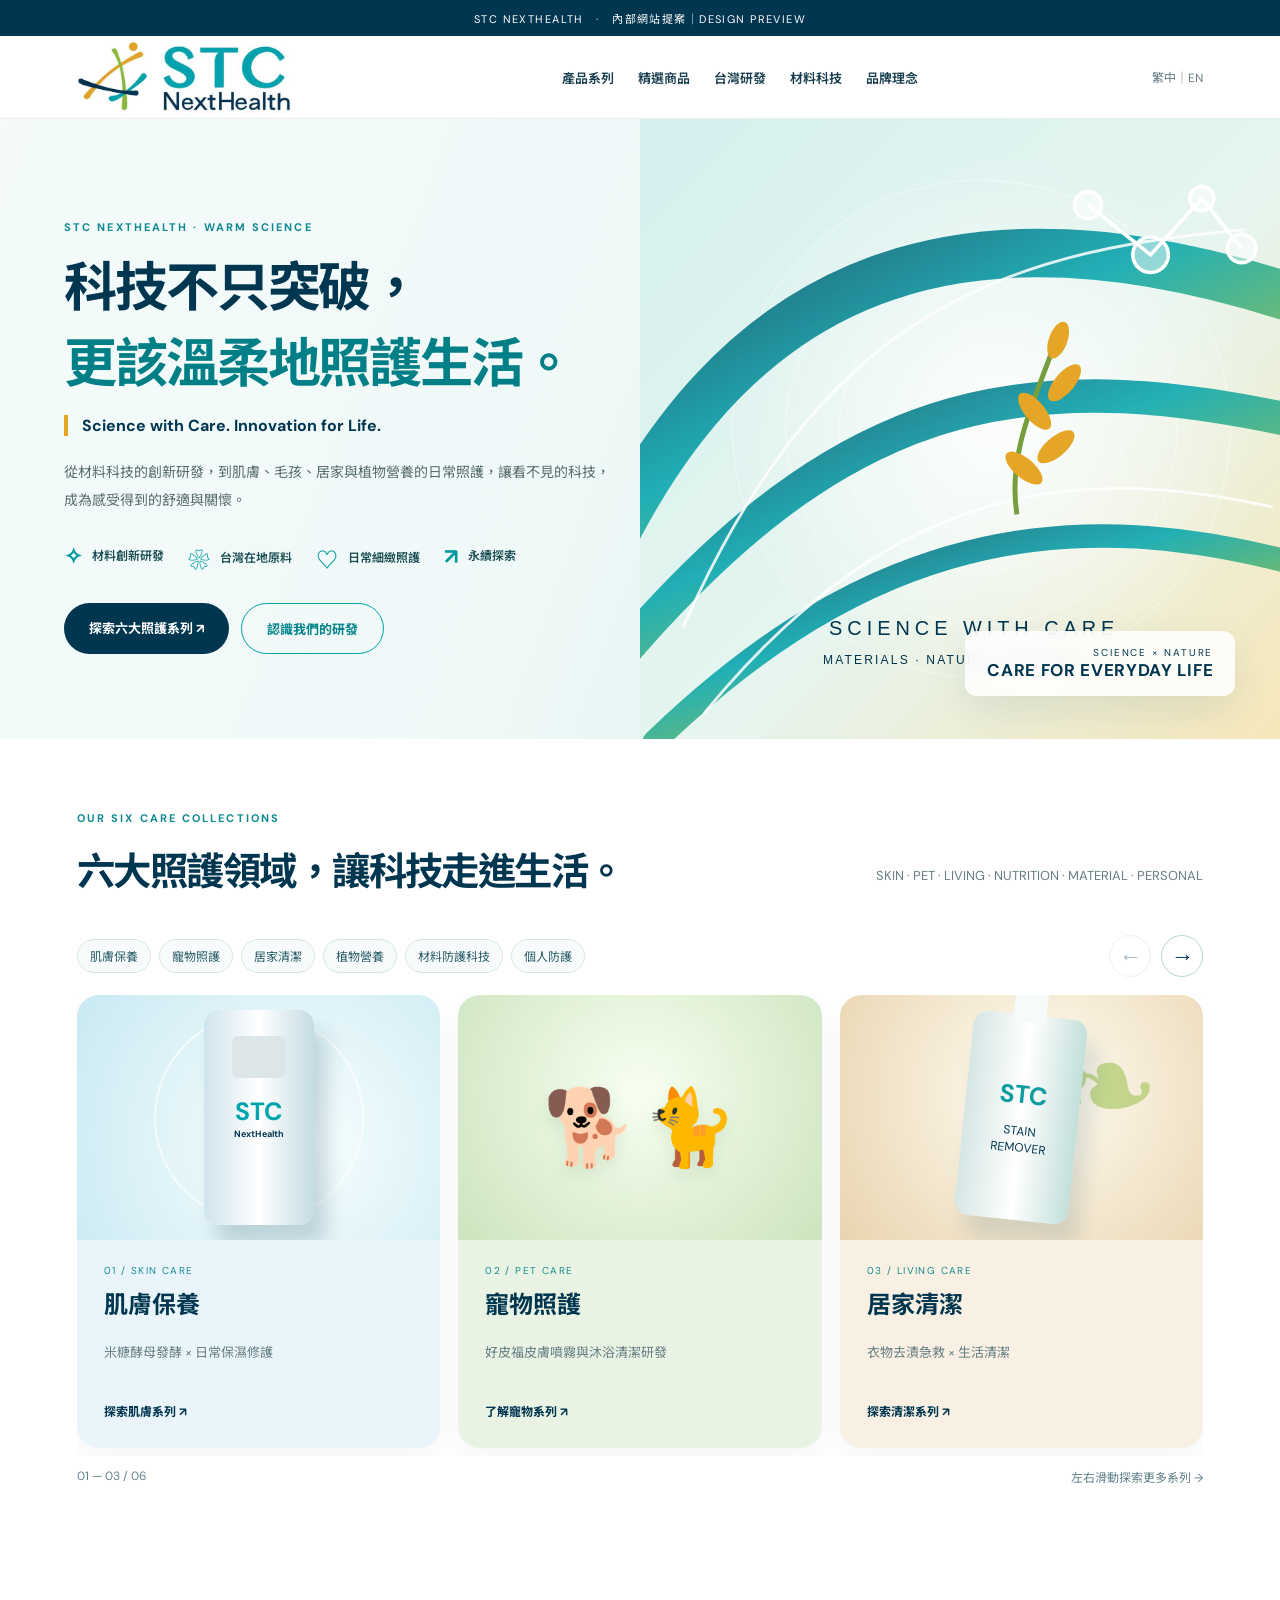
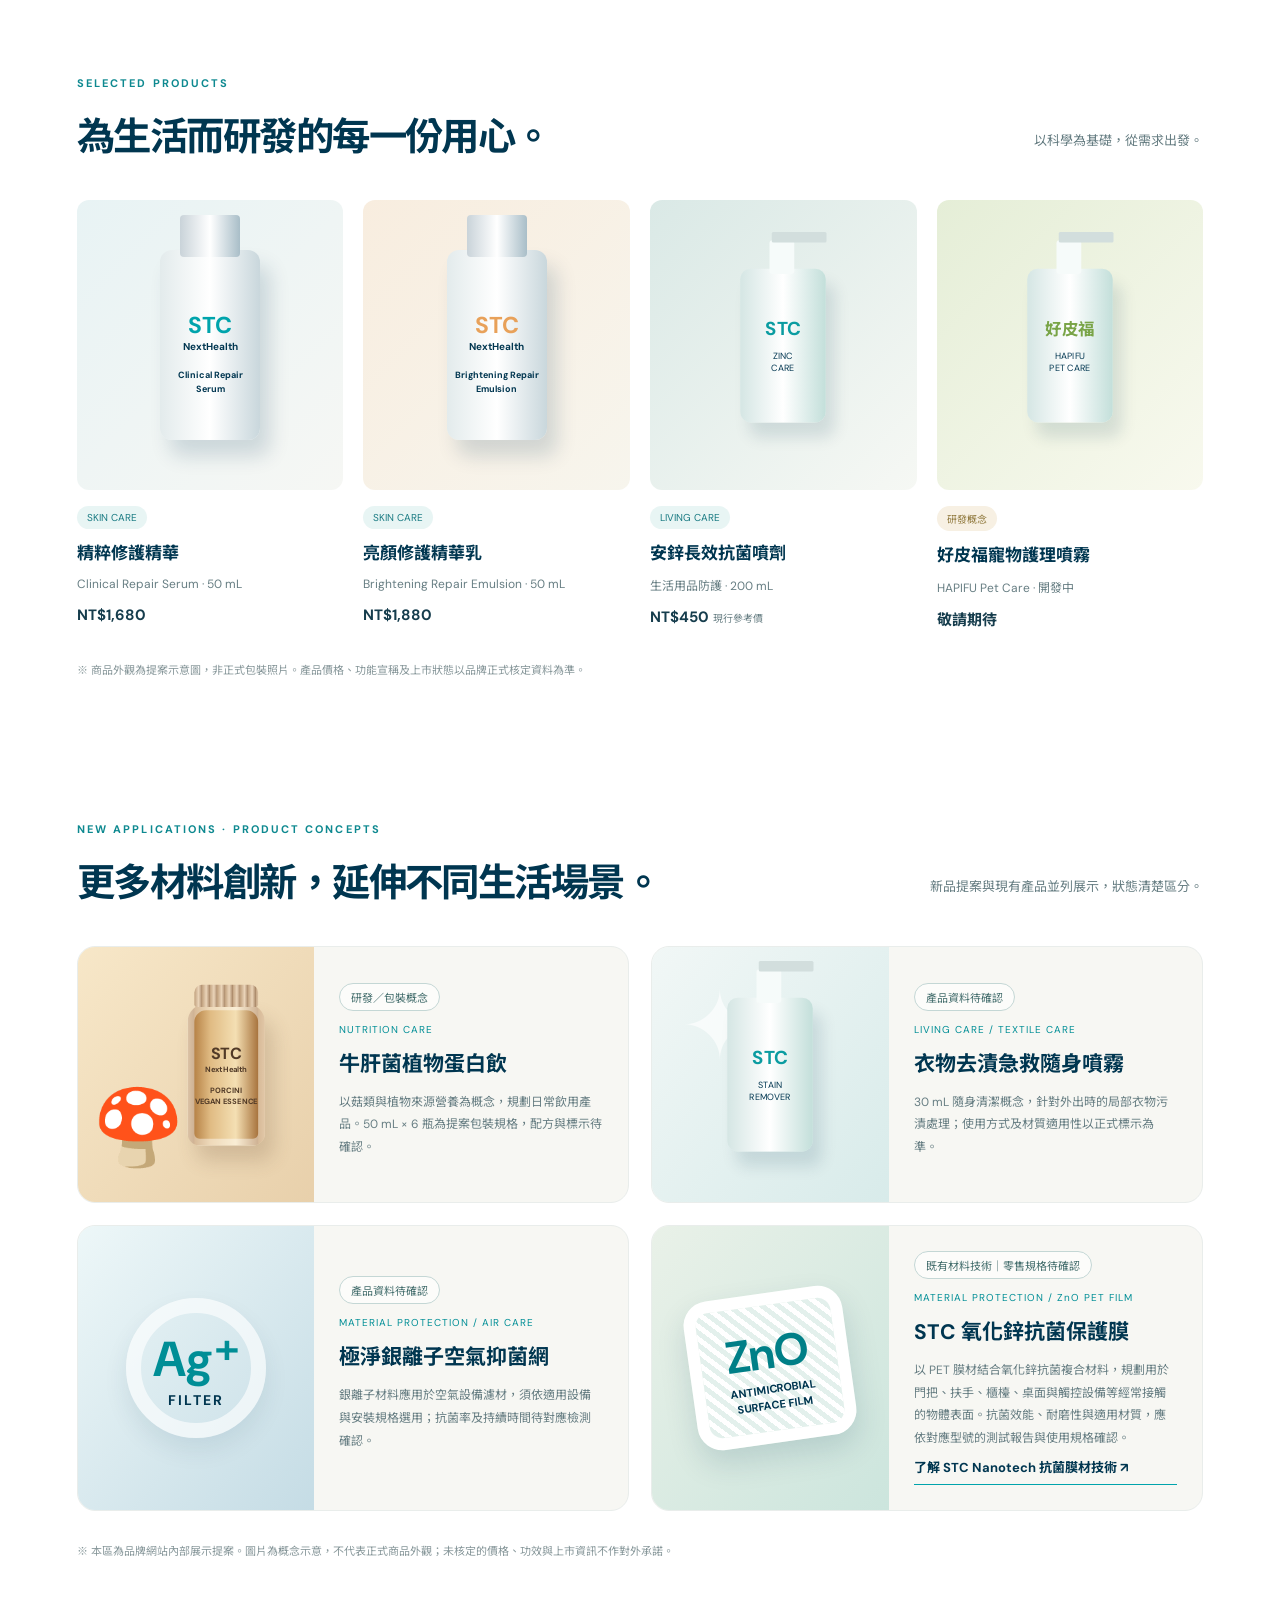
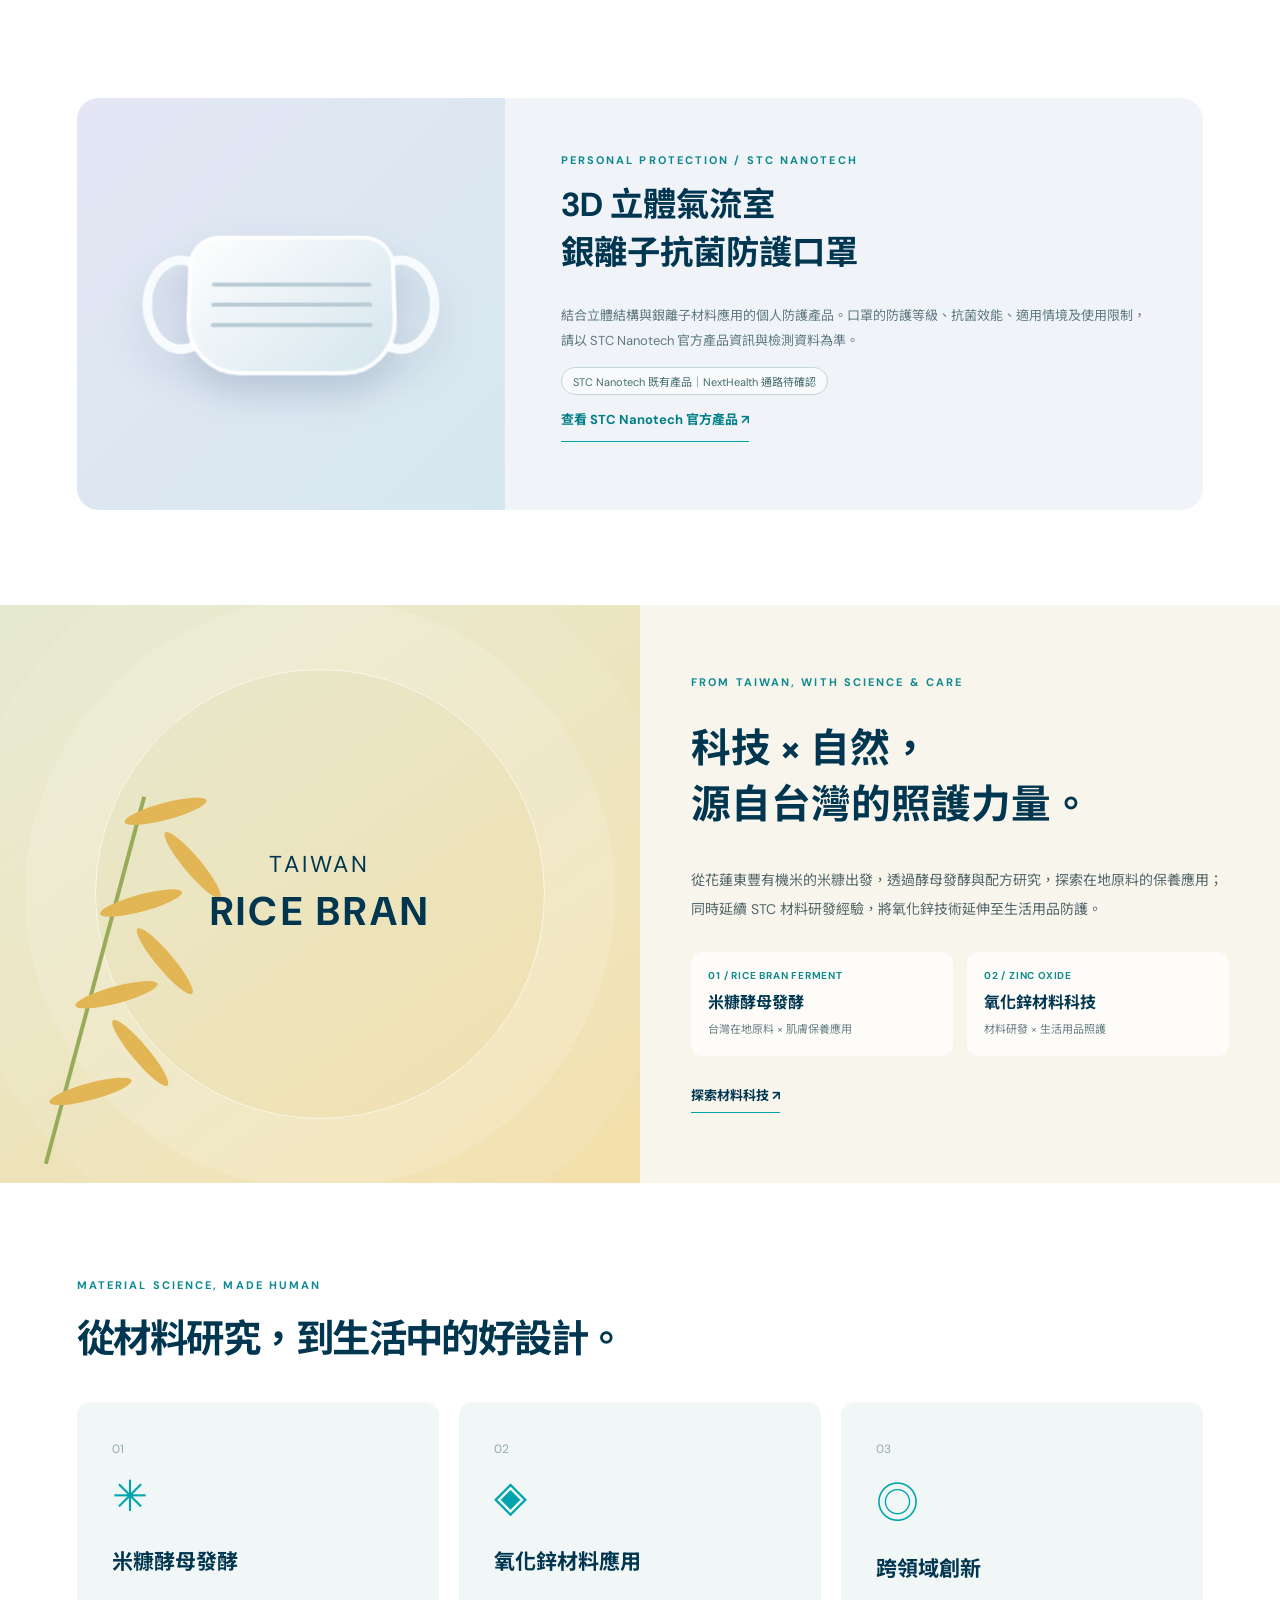
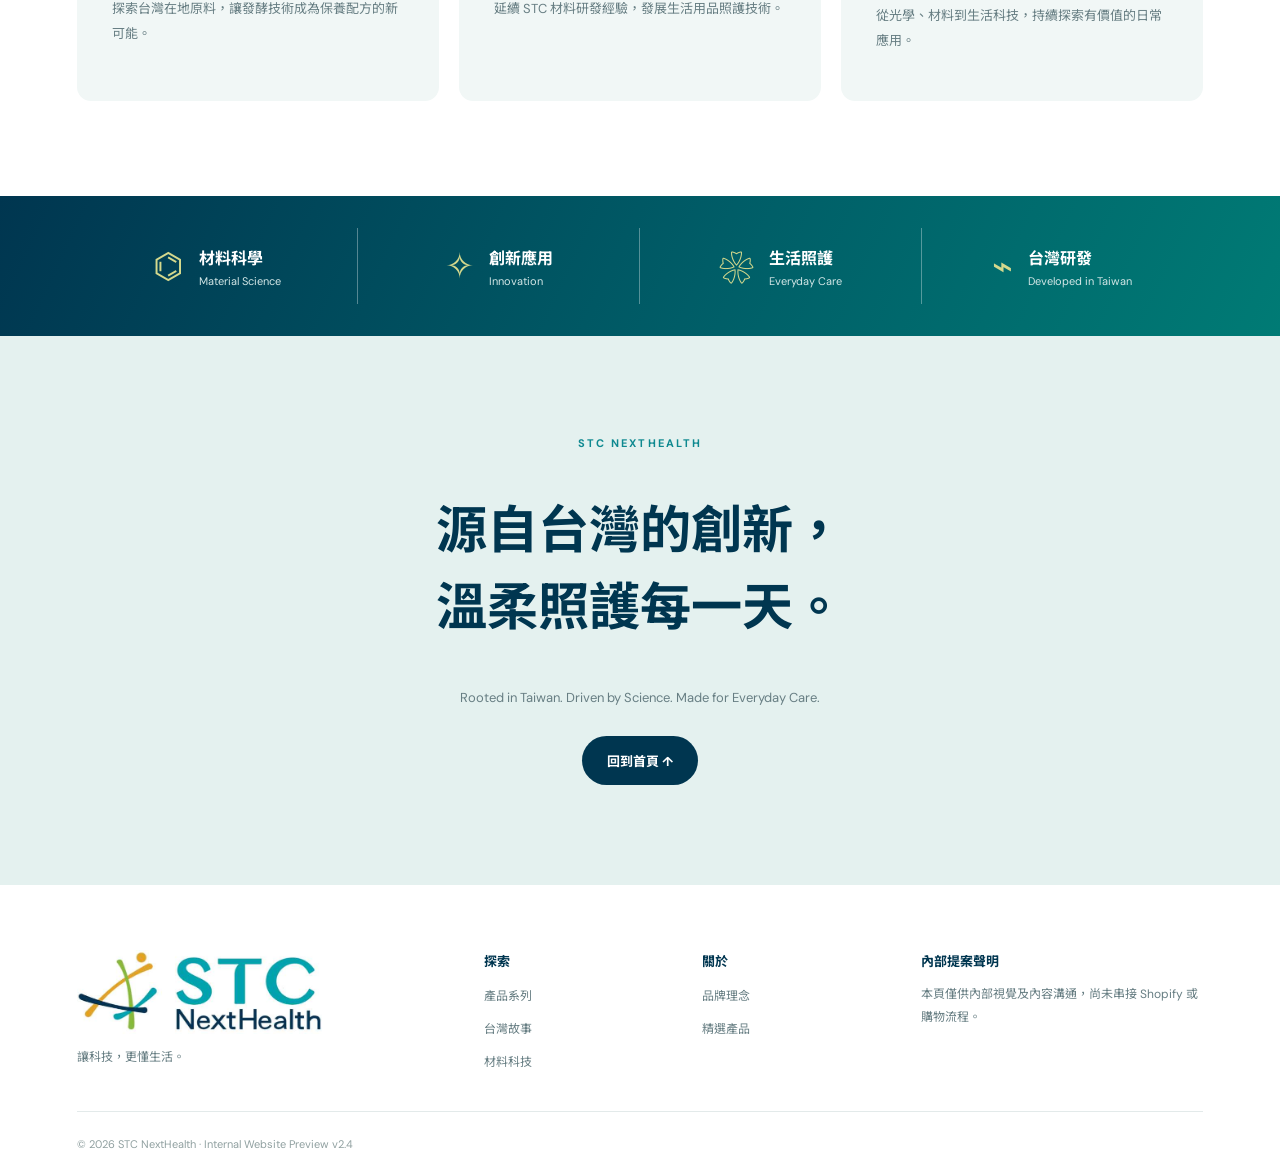
<file: index.html>
<!doctype html><html lang="zh-Hant"><head><meta charset="utf-8"><meta name="viewport" content="width=device-width,initial-scale=1"><title>STC NextHealth｜讓科技，更懂生活</title><meta name="description" content="STC NextHealth 源自台灣材料研發，探索肌膚修護、寵物照護與生活防護。"><link rel="stylesheet" href="styles.css?v=20261105-carousel-fix3"><style id="carousel-critical">#collection-track{display:flex!important;flex-wrap:nowrap!important;grid-template-columns:none!important;overflow-x:auto!important;scroll-snap-type:x mandatory!important;scroll-behavior:smooth!important;scrollbar-width:none!important;gap:18px!important}#collection-track>.collection{display:block!important;flex:0 0 calc((100% - 36px)/3)!important;width:calc((100% - 36px)/3)!important;min-width:0!important;scroll-snap-align:start!important}.collection-toolbar{display:flex;align-items:center;justify-content:space-between;gap:16px;margin-bottom:20px}.collection-chips{display:flex;flex-wrap:wrap;gap:8px}.collection-chips a{border:1px solid #d5e7e5;border-radius:30px;padding:7px 12px;font-size:12px}.collection-controls{display:flex;gap:10px}.collection-controls button{border:1px solid #b9d5d5;border-radius:50%;width:42px;height:42px;background:white;color:#003650;font-size:23px}.collection-controls button:disabled{opacity:.35}.collection-progress{display:flex;justify-content:space-between;margin-top:12px;color:#62828a;font-size:12px}@media(max-width:1050px){#collection-track>.collection{flex-basis:calc((100% - 18px)/2)!important;width:calc((100% - 18px)/2)!important}}@media(max-width:760px){#collection-track>.collection{flex-basis:84%!important;width:84%!important}}</style></head><body><div class="notice">STC NEXTHEALTH　·　內部網站提案｜DESIGN PREVIEW</div><header><a href="#top" class="logo" aria-label="STC NextHealth 回到首頁"><img src="assets/stc-nexthealth-logo.jpg" alt="STC NextHealth 官方彩色 Logo" width="600" height="207"></a><button id="toggle" aria-label="開啟選單">☰</button><nav id="nav"><a href="#collections">產品系列</a><a href="#products">精選商品</a><a href="#story">台灣研發</a><a href="#science">材料科技</a><a href="#about">品牌理念</a></nav><span class="language">繁中｜EN</span></header><main id="top">
<section class="hero hero-warm-science hero-v2" aria-labelledby="hero-title"><div class="hero-copy"><div class="eyebrow">STC NEXTHEALTH · WARM SCIENCE</div><h1 id="hero-title">科技不只突破，<br><em>更該溫柔地照護生活。</em></h1><div class="hero-en">Science with Care. Innovation for Life.</div><p>從材料科技的創新研發，到肌膚、毛孩、居家與植物營養的日常照護，讓看不見的科技，成為感受得到的舒適與關懷。</p><div class="hero-values"><span><b>✧</b> 材料創新研發</span><span><b>❀</b> 台灣在地原料</span><span><b>♡</b> 日常細緻照護</span><span><b>↗</b> 永續探索</span></div><div class="actions"><a class="button dark" href="#collections">探索六大照護系列 ↗</a><a class="button outlined" href="#science">認識我們的研發</a></div></div><div class="hero-art warm-science-art"><img class="warm-science-image" src="assets/warm-science-concept.svg" alt="深海藍、青綠、自然綠與暖金色流線交織的材料科技與台灣土地概念圖"><div class="hero-art-overlay"><span>SCIENCE × NATURE</span><strong>CARE FOR EVERYDAY LIFE</strong></div></div></section>

<section class="wrap collections collections-v2 collections-v3" id="collections"><div class="section-heading"><div><div class="eyebrow">OUR SIX CARE COLLECTIONS</div><h2>六大照護領域，讓科技走進生活。</h2></div><p>SKIN · PET · LIVING · NUTRITION · MATERIAL · PERSONAL</p></div><div class="collection-toolbar"><div class="collection-chips" aria-label="六大產品系列"><a href="#products">肌膚保養</a><a href="#pet">寵物照護</a><a href="#stain">居家清潔</a><a href="#nutrition">植物營養</a><a href="#material">材料防護科技</a><a href="#mask">個人防護</a></div><div class="collection-controls"><button type="button" class="collection-prev" aria-label="上一組產品系列" disabled>←</button><button type="button" class="collection-next" aria-label="下一組產品系列">→</button></div></div><div class="collection-grid" id="collection-track" style="display:flex!important;flex-flow:row nowrap!important;overflow-x:auto!important;overflow-y:hidden!important;scroll-snap-type:x mandatory;gap:18px;width:100%;max-width:100%;" role="region" aria-label="六大產品系列橫向輪播" tabindex="0">
<a class="collection card-skin" href="#products" style="flex:0 0 calc((100% - 36px)/3);width:calc((100% - 36px)/3);max-width:calc((100% - 36px)/3);display:block;scroll-snap-align:start;"><div class="visual v-skin"><span class="collection-motif"></span><span class="mini-bottle">STC <small>NextHealth</small></span></div><div class="card-copy"><small>01 / SKIN CARE</small><h3>肌膚保養</h3><p>米糠酵母發酵 × 日常保濕修護</p><b>探索肌膚系列 ↗</b></div></a>
<a class="collection card-pet" href="#pet" style="flex:0 0 calc((100% - 36px)/3);width:calc((100% - 36px)/3);max-width:calc((100% - 36px)/3);display:block;scroll-snap-align:start;"><div class="visual v-pet"><span class="pet-illustration" aria-hidden="true"><span>🐕</span><span>🐈</span></span></div><div class="card-copy"><small>02 / PET CARE</small><h3>寵物照護</h3><p>好皮福皮膚噴霧與沐浴清潔研發</p><b>了解寵物系列 ↗</b></div></a>
<a class="collection card-home" href="#stain" style="flex:0 0 calc((100% - 36px)/3);width:calc((100% - 36px)/3);max-width:calc((100% - 36px)/3);display:block;scroll-snap-align:start;"><div class="visual v-home"><span class="home-leaf" aria-hidden="true">❧</span><span class="spray"><b>STC</b><small>STAIN<br>REMOVER</small></span></div><div class="card-copy"><small>03 / LIVING CARE</small><h3>居家清潔</h3><p>衣物去漬急救 × 生活清潔</p><b>探索清潔系列 ↗</b></div></a>
<a class="collection card-nutrition" href="#nutrition" style="flex:0 0 calc((100% - 36px)/3);width:calc((100% - 36px)/3);max-width:calc((100% - 36px)/3);display:block;scroll-snap-align:start;"><div class="visual v-nutrition"><span class="mushroom-illustration" aria-hidden="true">🍄</span><span class="nutrition-bottle">STC<small>NextHealth</small><em>PLANT<br>ESSENCE</em></span></div><div class="card-copy"><small>04 / NUTRITION CARE</small><h3>植物營養</h3><p>牛肝菌植物蛋白飲 × 植物來源營養探索</p><b>查看產品概念 ↗</b></div></a>
<a class="collection card-material" href="#material" style="flex:0 0 calc((100% - 36px)/3);width:calc((100% - 36px)/3);max-width:calc((100% - 36px)/3);display:block;scroll-snap-align:start;"><div class="visual v-material"><span class="material-rings"></span><span class="material-symbol">Ag⁺<small>ZnO</small></span></div><div class="card-copy"><small>05 / MATERIAL PROTECTION</small><h3>材料防護科技</h3><p>銀離子濾材 × 氧化鋅噴劑與表面保護膜</p><b>探索材料應用 ↗</b></div></a>
<a class="collection card-personal" href="#mask" style="flex:0 0 calc((100% - 36px)/3);width:calc((100% - 36px)/3);max-width:calc((100% - 36px)/3);display:block;scroll-snap-align:start;"><div class="visual v-personal"><span class="mask-art" aria-hidden="true"><span class="mask-loop loop-left"></span><span class="mask-body"><span class="mask-fold"></span><span class="mask-fold"></span><span class="mask-fold"></span></span><span class="mask-loop loop-right"></span></span></div><div class="card-copy"><small>06 / PERSONAL PROTECTION</small><h3>個人防護</h3><p>3D 立體氣流室銀離子抗菌防護口罩</p><b>了解防護口罩 ↗</b></div></a></div><div class="collection-progress"><span id="collection-position">01 — 03 / 06</span><span>左右滑動探索更多系列 →</span></div></section>
<section class="wrap products" id="products"><div class="section-heading"><div><div class="eyebrow">SELECTED PRODUCTS</div><h2>為生活而研發的每一份用心。</h2></div><p>以科學為基礎，從需求出發。</p></div><div class="products-grid"><article><div class="product-visual serum"><div class="product-bottle blue">STC<small>NextHealth</small><span>Clinical Repair<br>Serum</span></div></div><label>SKIN CARE</label><h3>精粹修護精華</h3><p>Clinical Repair Serum · 50 mL</p><strong>NT$1,680</strong></article><article><div class="product-visual emulsion"><div class="product-bottle orange">STC<small>NextHealth</small><span>Brightening Repair<br>Emulsion</span></div></div><label>SKIN CARE</label><h3>亮顏修護精華乳</h3><p>Brightening Repair Emulsion · 50 mL</p><strong>NT$1,880</strong></article><article id="living"><div class="product-visual zinc"><div class="spray pack"><b>STC</b><small>ZINC<br>CARE</small></div></div><label>LIVING CARE</label><h3>安鋅長效抗菌噴劑</h3><p>生活用品防護 · 200 mL</p><strong>NT$450 <small>現行參考價</small></strong></article><article id="pet"><div class="product-visual pet"><div class="spray pack petpack"><b>好皮福</b><small>HAPIFU<br>PET CARE</small></div></div><label class="future">研發概念</label><h3>好皮福寵物護理噴霧</h3><p>HAPIFU Pet Care · 開發中</p><strong>敬請期待</strong></article></div><p class="disclaimer">※ 商品外觀為提案示意圖，非正式包裝照片。產品價格、功能宣稱及上市狀態以品牌正式核定資料為準。</p></section>
<section class="wrap new-lines" id="new-lines"><div class="section-heading"><div><div class="eyebrow">NEW APPLICATIONS · PRODUCT CONCEPTS</div><h2>更多材料創新，延伸不同生活場景。</h2></div><p>新品提案與現有產品並列展示，狀態清楚區分。</p></div><div class="new-product-grid">
<article class="new-product nutrition-product" id="nutrition"><div class="new-product-art"><span class="new-art-symbol">🍄</span><span class="nutrition-bottle">STC<small>NextHealth</small><em>PORCINI<br>VEGAN ESSENCE</em></span></div><div class="new-product-copy"><span class="product-status">研發／包裝概念</span><small>NUTRITION CARE</small><h3>牛肝菌植物蛋白飲</h3><p>以菇類與植物來源營養為概念，規劃日常飲用產品。50 mL × 6 瓶為提案包裝規格，配方與標示待確認。</p></div></article>
<article class="new-product stain-product" id="stain"><div class="new-product-art"><span class="stain-cloth">✦</span><span class="spray pack"><b>STC</b><small>STAIN<br>REMOVER</small></span></div><div class="new-product-copy"><span class="product-status">產品資料待確認</span><small>LIVING CARE / TEXTILE CARE</small><h3>衣物去漬急救隨身噴霧</h3><p>30 mL 隨身清潔概念，針對外出時的局部衣物污漬處理；使用方式及材質適用性以正式標示為準。</p></div></article>
<article class="new-product silver-product" id="silver"><div class="new-product-art"><span class="filter-art">Ag⁺<small>FILTER</small></span></div><div class="new-product-copy"><span class="product-status">產品資料待確認</span><small>MATERIAL PROTECTION / AIR CARE</small><h3>極淨銀離子空氣抑菌網</h3><p>銀離子材料應用於空氣設備濾材，須依適用設備與安裝規格選用；抗菌率及持續時間待對應檢測確認。</p></div></article>
<article class="new-product zinc-product" id="material"><div class="new-product-art"><span class="zinc-patch">ZnO<small>ANTIMICROBIAL<br>SURFACE FILM</small></span></div><div class="new-product-copy"><span class="product-status">既有材料技術｜零售規格待確認</span><small>MATERIAL PROTECTION / ZnO PET FILM</small><h3>STC 氧化鋅抗菌保護膜</h3><p>以 PET 膜材結合氧化鋅抗菌複合材料，規劃用於門把、扶手、櫃檯、桌面與觸控設備等經常接觸的物體表面。抗菌效能、耐磨性與適用材質，應依對應型號的測試報告與使用規格確認。</p><a class="underlink" href="https://www.stcnanotech.com/pages/%E6%8A%97%E8%8F%8C%E8%86%9C%E6%9D%90" target="_blank" rel="noopener noreferrer">了解 STC Nanotech 抗菌膜材技術 ↗</a></div></article>
</div><p class="disclaimer">※ 本區為品牌網站內部展示提案。圖片為概念示意，不代表正式商品外觀；未核定的價格、功效與上市資訊不作對外承諾。</p></section><section class="wrap personal-feature" id="mask"><div class="personal-feature-inner"><div class="personal-feature-visual"><span class="mask-art mask-art-large" aria-hidden="true"><span class="mask-loop loop-left"></span><span class="mask-body"><span class="mask-fold"></span><span class="mask-fold"></span><span class="mask-fold"></span></span><span class="mask-loop loop-right"></span></span></div><div class="personal-feature-copy"><div class="eyebrow">PERSONAL PROTECTION / STC NANOTECH</div><h2>3D 立體氣流室<br>銀離子抗菌防護口罩</h2><p>結合立體結構與銀離子材料應用的個人防護產品。口罩的防護等級、抗菌效能、適用情境及使用限制，請以 STC Nanotech 官方產品資訊與檢測資料為準。</p><span class="product-status">STC Nanotech 既有產品｜NextHealth 通路待確認</span><p><a class="underlink" target="_blank" rel="noopener noreferrer" href="https://www.stcnanotech.com/products/3d%E7%AB%8B%E9%AB%94%E6%B0%A3%E6%B5%81%E5%AE%A4%E9%8A%80%E9%9B%A2%E5%AD%90%E6%8A%97%E8%8F%8C%E9%98%B2%E8%AD%B7%E5%8F%A3%E7%BD%A9">查看 STC Nanotech 官方產品 ↗</a></p></div></div></section>
<section class="story story-v2" id="story"><div class="story-art"><div class="rice"><i></i><i></i><i></i><i></i><i></i><i></i><i></i></div><span>TAIWAN<br><b>RICE BRAN</b></span></div><div class="story-copy"><div class="eyebrow">FROM TAIWAN, WITH SCIENCE & CARE</div><h2>科技 × 自然，<br>源自台灣的照護力量。</h2><p>從花蓮東豐有機米的米糠出發，透過酵母發酵與配方研究，探索在地原料的保養應用；同時延續 STC 材料研發經驗，將氧化鋅技術延伸至生活用品防護。</p><div class="research-pair"><div><b>01 / RICE BRAN FERMENT</b><strong>米糠酵母發酵</strong><span>台灣在地原料 × 肌膚保養應用</span></div><div><b>02 / ZINC OXIDE</b><strong>氧化鋅材料科技</strong><span>材料研發 × 生活用品照護</span></div></div><a class="underlink" href="#science">探索材料科技 ↗</a></div></section>
<section class="wrap science" id="science"><div class="section-heading"><div><div class="eyebrow">MATERIAL SCIENCE, MADE HUMAN</div><h2>從材料研究，到生活中的好設計。</h2></div></div><div class="science-grid"><article><small>01</small><span>✳</span><h3>米糠酵母發酵</h3><p>探索台灣在地原料，讓發酵技術成為保養配方的新可能。</p></article><article><small>02</small><span>◈</span><h3>氧化鋅材料應用</h3><p>延續 STC 材料研發經驗，發展生活用品照護技術。</p></article><article><small>03</small><span>◎</span><h3>跨領域創新</h3><p>從光學、材料到生活科技，持續探索有價值的日常應用。</p></article></div></section>
<section class="brand-values-strip" id="about" aria-label="品牌四大核心價值"><div class="value-item"><span class="value-icon">⌬</span><div><strong>材料科學</strong><small>Material Science</small></div></div><div class="value-item"><span class="value-icon">✧</span><div><strong>創新應用</strong><small>Innovation</small></div></div><div class="value-item"><span class="value-icon">❀</span><div><strong>生活照護</strong><small>Everyday Care</small></div></div><div class="value-item"><span class="value-icon">⌁</span><div><strong>台灣研發</strong><small>Developed in Taiwan</small></div></div></section>
<section class="final"><div class="eyebrow">STC NEXTHEALTH</div><h2>源自台灣的創新，<br>溫柔照護每一天。</h2><p>Rooted in Taiwan. Driven by Science. Made for Everyday Care.</p><a class="button dark" href="#top">回到首頁 ↑</a></section></main><footer><div class="footer-brand"><img class="footer-logo" src="assets/stc-nexthealth-logo.jpg" width="600" height="207" alt="STC NextHealth 官方 Logo"><p>讓科技，更懂生活。</p></div><div><strong>探索</strong><a href="#collections">產品系列</a><a href="#story">台灣故事</a><a href="#science">材料科技</a></div><div><strong>關於</strong><a href="#about">品牌理念</a><a href="#products">精選產品</a></div><div><strong>內部提案聲明</strong><p>本頁僅供內部視覺及內容溝通，尚未串接 Shopify 或購物流程。</p></div><small class="copyright">© 2026 STC NextHealth · Internal Website Preview v2.4</small></footer><script src="script.js?v=20261105-carousel-fix3"></script></body></html>
</file>
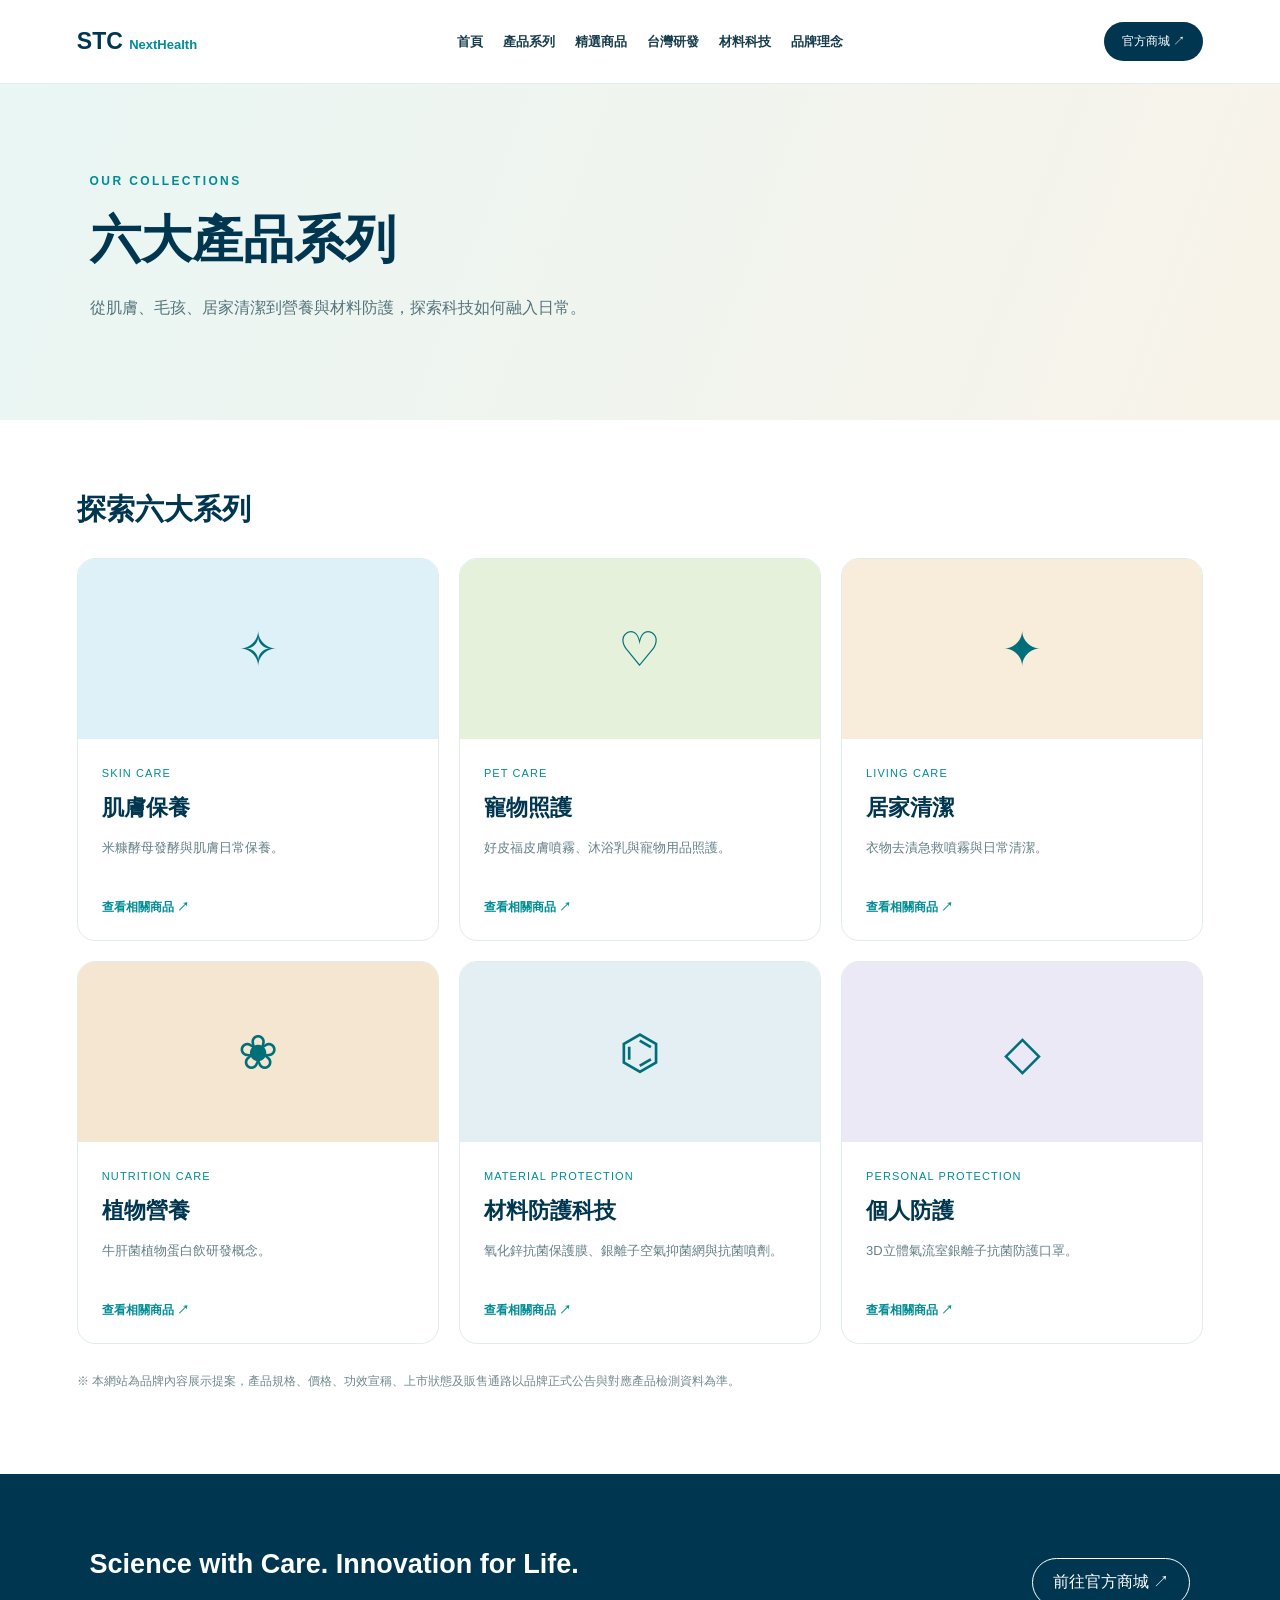
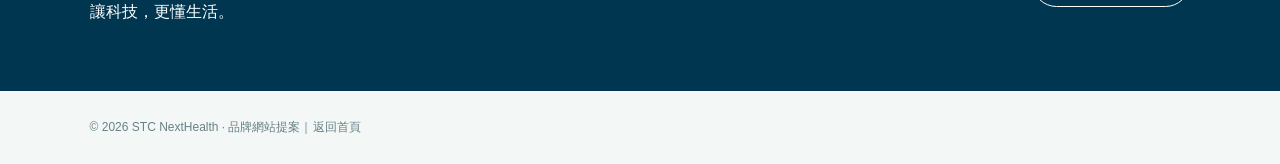
<file: collections/index.html>
<!doctype html><html lang="zh-Hant"><head><meta charset="utf-8"><meta name="viewport" content="width=device-width,initial-scale=1"><meta name="description" content="六大產品系列｜STC NextHealth 台灣研發與生活照護"><title>六大產品系列｜STC NextHealth</title><link rel="stylesheet" href="../pages.css"></head><body><header><a class="brand" href="../">STC <span>NextHealth</span></a><nav aria-label="主選單"><a href="../">首頁</a><a href="../collections/" aria-current="page">產品系列</a><a href="../products/">精選商品</a><a href="../taiwan-rd/">台灣研發</a><a href="../technology/">材料科技</a><a href="../about/">品牌理念</a></nav><a class="shop" href="https://www.stcnexthealth.com/" target="_blank" rel="noopener">官方商城 ↗</a></header><main><section class="hero"><div class="eyebrow">OUR COLLECTIONS</div><h1>六大產品系列</h1><p>從肌膚、毛孩、居家清潔到營養與材料防護，探索科技如何融入日常。</p></section><section class="wrap"><h2 class="heading">探索六大系列</h2><div class="grid"><article class="card"><div class="art skincare" aria-hidden="true">✧</div><div class="copy"><small>SKIN CARE</small><h2>肌膚保養</h2><p>米糠酵母發酵與肌膚日常保養。</p><a href="../products/#skincare">查看相關商品 ↗</a></div></article><article class="card"><div class="art petcare" aria-hidden="true">♡</div><div class="copy"><small>PET CARE</small><h2>寵物照護</h2><p>好皮福皮膚噴霧、沐浴乳與寵物用品照護。</p><a href="../products/#petcare">查看相關商品 ↗</a></div></article><article class="card"><div class="art living" aria-hidden="true">✦</div><div class="copy"><small>LIVING CARE</small><h2>居家清潔</h2><p>衣物去漬急救噴霧與日常清潔。</p><a href="../products/#living">查看相關商品 ↗</a></div></article><article class="card"><div class="art nutrition" aria-hidden="true">❀</div><div class="copy"><small>NUTRITION CARE</small><h2>植物營養</h2><p>牛肝菌植物蛋白飲研發概念。</p><a href="../products/#nutrition">查看相關商品 ↗</a></div></article><article class="card"><div class="art material" aria-hidden="true">⌬</div><div class="copy"><small>MATERIAL PROTECTION</small><h2>材料防護科技</h2><p>氧化鋅抗菌保護膜、銀離子空氣抑菌網與抗菌噴劑。</p><a href="../products/#material">查看相關商品 ↗</a></div></article><article class="card"><div class="art personal" aria-hidden="true">◇</div><div class="copy"><small>PERSONAL PROTECTION</small><h2>個人防護</h2><p>3D立體氣流室銀離子抗菌防護口罩。</p><a href="../products/#personal">查看相關商品 ↗</a></div></article></div><p class="note">※ 本網站為品牌內容展示提案，產品規格、價格、功效宣稱、上市狀態及販售通路以品牌正式公告與對應產品檢測資料為準。</p></section><section class="cta"><div><h2>Science with Care. Innovation for Life.</h2><p>讓科技，更懂生活。</p></div><a href="https://www.stcnexthealth.com/" target="_blank" rel="noopener">前往官方商城 ↗</a></section></main><footer>© 2026 STC NextHealth · 品牌網站提案｜<a href="../">返回首頁</a></footer></body></html>
</file>
<file: styles.css>
@import url('https://fonts.googleapis.com/css2?family=DM+Sans:wght@400;500;600;700&family=Noto+Sans+TC:wght@400;500;600;700&display=swap');:root{--navy:#003650;--teal:#00a4ac;--green:#8dbb39;--gold:#e5a526;--cream:#f7f3ea;--ink:#163d4d;--muted:#677e83}*{box-sizing:border-box}html{scroll-behavior:smooth}body{margin:0;font-family:'DM Sans','Noto Sans TC',sans-serif;color:var(--ink);background:#fff}a{text-decoration:none;color:inherit}button{cursor:pointer}.notice{text-align:center;background:var(--navy);color:#fff;font-size:11px;letter-spacing:.13em;padding:10px}header{position:sticky;top:0;z-index:20;background:#fffffff5;backdrop-filter:blur(12px);height:83px;display:flex;align-items:center;justify-content:space-between;padding:0 6%;border-bottom:1px solid #e8eeee}.logo{display:flex;gap:10px;align-items:center}.mark{font-size:51px;line-height:1;color:var(--green);position:relative}.mark i{font-style:normal;color:var(--gold)}.logo b{font-size:29px;color:var(--teal);font-weight:700;letter-spacing:-.04em}.logo small{font-size:13px;font-weight:700;color:var(--navy);display:block;margin-top:-6px}nav{display:flex;gap:24px;font-weight:600;font-size:13px}nav a:hover{color:var(--teal)}.language{font-size:12px;color:var(--muted)}#toggle{display:none;background:none;border:0;font-size:24px;color:var(--navy)}.hero{min-height:640px;display:grid;grid-template-columns:1fr 1fr;background:var(--cream)}.hero-copy{padding:105px 5% 75px 12%}.eyebrow{font-size:11px;letter-spacing:.19em;color:#0e8990;font-weight:700}.hero h1{font-size:clamp(54px,6.2vw,92px);line-height:1.24;color:var(--navy);letter-spacing:-.075em;margin:25px 0}.hero h1 em{color:var(--teal);font-style:normal}.hero h2{font-size:20px;font-weight:500}.hero p{font-size:15px;line-height:2.1;color:#566b6d;max-width:500px}.actions{display:flex;gap:12px;margin-top:30px;flex-wrap:wrap}.button{display:inline-block;padding:15px 25px;border-radius:50px;font-weight:700;font-size:13px}.dark{background:var(--navy);color:#fff}.outlined{border:1px solid var(--teal);color:#07858c}.tags{margin-top:58px;font-size:10px;letter-spacing:.13em;color:#729092}.hero-art{position:relative;min-height:600px;display:flex;align-items:center;justify-content:center;overflow:hidden;background:linear-gradient(135deg,#d7e9e5,#eff2e8)}.orbit{position:absolute;border:2px solid #ffffffa0;border-radius:50%;width:76%;aspect-ratio:1}.orbit-two{width:55%;border-color:#00a4ac30}.dot{position:absolute;border-radius:50%;background:#e5a526;width:16px;height:16px}.d1{top:20%;left:20%}.d2{bottom:25%;right:18%;width:27px;height:27px;background:#8dbb39}.d3{top:22%;right:16%;background:#00a4ac}.bottle{position:relative;z-index:2;width:195px;height:380px;background:linear-gradient(100deg,#dfebf1,#fff 50%,#b9d5e0);border-radius:30px 30px 24px 24px;box-shadow:18px 35px 40px #00365035;display:flex;align-items:center;flex-direction:column;padding-top:108px;color:var(--navy);transform:rotate(-7deg)}.bottle:before{content:'';position:absolute;top:-65px;width:105px;height:75px;background:linear-gradient(90deg,#c5d8e0,#fff,#a7bec9);border-radius:8px 8px 2px 2px;box-shadow:0 4px 3px #00365020}.bottle>span:first-child{font-size:35px;font-weight:700;color:#009ca5}.bottle strong{font-size:17px}.bottle small{font-size:10px;text-align:center;margin-top:20px;line-height:1.7}.bubbles{position:absolute;bottom:18px;right:23px;font-size:20px;line-height:.55;color:#52b9d4;letter-spacing:7px}.hero-caption{position:absolute;z-index:3;bottom:12%;left:6%;background:#fff;padding:22px 28px;font-size:12px;color:var(--teal);letter-spacing:.12em;box-shadow:0 15px 40px #00365020}.hero-caption strong{display:block;font-size:19px;color:var(--navy)}.hero-caption small{display:block;font-size:11px;color:var(--muted);margin-top:8px;letter-spacing:0}.wrap{max-width:1420px;margin:auto;padding:95px 6%}.introduction{text-align:center;max-width:930px}.introduction h2{font-size:clamp(30px,3.7vw,49px);line-height:1.5;color:var(--navy)}.introduction p{font-size:15px;color:var(--muted);line-height:2}.section-heading{display:flex;align-items:end;justify-content:space-between;gap:20px;margin-bottom:38px}.section-heading h2{font-size:clamp(28px,3vw,42px);color:var(--navy);margin:15px 0 0;letter-spacing:-.04em}.section-heading>p{font-size:13px;color:var(--muted)}.collection-grid{display:grid;grid-template-columns:repeat(3,1fr);gap:22px}.collection{border-radius:18px;overflow:hidden;background:#f4f8f8;transition:transform .25s}.collection:hover{transform:translateY(-5px)}.card-pet{background:#f1f5e9}.card-home{background:#eaf4f2}.visual{height:315px;position:relative;display:grid;place-items:center;overflow:hidden}.v-skin{background:radial-gradient(circle at 48% 45%,#fff 0 18%,#e4eff1 19% 40%,#cde6e8 70%)}.visual .round{width:250px;height:250px;border:1px solid #fff;border-radius:50%;position:absolute}.mini-bottle{z-index:2;display:flex;align-items:center;flex-direction:column;justify-content:center;width:110px;height:215px;background:linear-gradient(90deg,#d0e4ed,#fff,#c4dce4);border-radius:15px;box-shadow:12px 20px 20px #00365030;color:var(--teal);font-weight:700;font-size:25px}.mini-bottle:before{content:'';position:absolute;top:41px;width:54px;height:42px;background:#dce6e9;border-radius:6px}.mini-bottle small{font-size:9px;color:var(--navy)}.v-pet{background:radial-gradient(circle,#ecf2d9,#dce8cf)}.paw{font-size:56px;font-weight:700;letter-spacing:15px;line-height:.8;color:#7da652;text-shadow:3px 5px #ffffff70;text-align:center;transform:rotate(-20deg)}.v-home{background:radial-gradient(circle,#eef8f5,#cde8e4)}.spray{display:flex;flex-direction:column;align-items:center;justify-content:center;background:linear-gradient(90deg,#d5e6e4,#fff,#c3dfda);width:114px;height:205px;border-radius:14px;box-shadow:12px 20px 20px #00365020;position:relative;color:var(--navy);transform:rotate(6deg)}.spray:before{content:'';position:absolute;top:-38px;left:39px;height:45px;width:33px;border-radius:4px;background:#f6fbfa}.spray:after{content:'';position:absolute;top:-49px;left:42px;height:14px;width:73px;border-radius:2px;background:#d2dedd}.spray b{font-size:25px;color:#0b9ca1}.spray small{font-size:12px;line-height:1.4;text-align:center;margin-top:12px}.card-copy{padding:26px 27px 30px}.card-copy small{font-size:10px;letter-spacing:.14em;color:#188b90}.card-copy h3{font-size:26px;color:var(--navy);margin:8px 0}.card-copy p{font-size:13px;color:var(--muted)}.card-copy b{display:block;font-size:12px;margin-top:24px;color:var(--navy)}.products-grid{display:grid;grid-template-columns:repeat(4,1fr);gap:20px}.product-visual{height:290px;border-radius:12px;display:flex;align-items:center;justify-content:center;overflow:hidden;position:relative}.serum{background:linear-gradient(135deg,#e8f3f4,#f6f7f4)}.emulsion{background:linear-gradient(135deg,#f8eddf,#f7f5ed)}.zinc{background:linear-gradient(135deg,#dae9e6,#f6f8f4)}.pet{background:linear-gradient(135deg,#e5eed7,#f8f9ee)}.product-bottle{width:100px;height:190px;background:linear-gradient(90deg,#e3ebec,#fff,#c9d7dc);border-radius:12px;box-shadow:10px 16px 20px #00365028;text-align:center;padding-top:60px;font-size:23px;color:var(--teal);font-weight:700;position:relative}.product-bottle:before{content:'';position:absolute;top:-35px;left:20px;width:60px;height:42px;background:linear-gradient(90deg,#c9d3d9,#fff,#a9bec8);border-radius:4px}.product-bottle small{display:block;font-size:10px;color:var(--navy)}.product-bottle span{display:block;margin-top:16px;font-size:9px;line-height:1.5;color:var(--navy)}.orange{color:#e8a15a}.pack{transform:scale(.75)}.petpack b{font-size:22px;color:#79a447}.products-grid label{display:inline-block;background:#e8f5f4;color:#187a82;border-radius:16px;font-size:10px;padding:5px 10px;margin-top:16px}.products-grid label.future{background:#f7f0e3;color:#927b40}.products-grid h3{font-size:17px;color:var(--navy);margin:10px 0 4px}.products-grid p{font-size:12px;color:var(--muted)}.products-grid strong{font-size:15px}.products-grid strong small{font-size:10px;color:var(--muted);font-weight:400}.disclaimer{font-size:11px;color:#87979a;margin-top:30px;line-height:1.9}.story{display:grid;grid-template-columns:1fr 1fr;background:#f5f0e6;min-height:570px}.story-art{background:linear-gradient(160deg,#f2e1ad,#d9e5c7);display:flex;align-items:center;justify-content:center;position:relative;overflow:hidden}.story-art:before{content:'';position:absolute;width:70%;aspect-ratio:1;border:1px solid #ffffffb0;border-radius:50%;box-shadow:0 0 0 70px #fff2,0 0 0 140px #fff1}.story-art>span{position:relative;color:var(--navy);font-size:23px;letter-spacing:.14em;line-height:1.5;text-align:center}.story-art>span b{font-size:40px}.rice{position:absolute;left:14%;bottom:-10px;width:180px;height:380px;border-left:4px solid #97ac59;transform:rotate(15deg)}.rice i{position:absolute;width:85px;height:17px;background:#e3b655;border-radius:100%;transform:rotate(-30deg);left:-20px}.rice i:nth-child(2){top:45px;left:20px;transform:rotate(35deg)}.rice i:nth-child(3){top:95px}.rice i:nth-child(4){top:145px;left:18px;transform:rotate(35deg)}.rice i:nth-child(5){top:190px}.rice i:nth-child(6){top:240px;left:18px;transform:rotate(35deg)}.rice i:nth-child(7){top:290px}.story-copy{padding:85px 10%;align-self:center}.story-copy h2{font-size:clamp(30px,3.7vw,49px);color:var(--navy);line-height:1.4}.story-copy p{font-size:14px;color:#52676a;line-height:2.1}.steps{display:flex;flex-wrap:wrap;align-items:center;gap:8px;margin:28px 0;color:#b59c61;font-size:11px}.steps span{background:#ffffffab;padding:10px 12px;border-radius:4px;color:var(--navy)}.underlink{display:inline-block;border-bottom:1px solid var(--teal);padding-bottom:8px;color:var(--navy);font-weight:700;font-size:13px}.science-grid{display:grid;grid-template-columns:repeat(3,1fr);gap:20px}.science-grid article{background:#f1f7f6;border-radius:14px;padding:35px;min-height:255px}.science-grid small{font-size:12px;color:#91abaf}.science-grid span{display:block;font-size:43px;color:var(--teal);margin:10px 0}.science-grid h3{font-size:21px;color:var(--navy)}.science-grid p{font-size:13px;color:var(--muted);line-height:1.9}.philosophy{text-align:center;background:var(--navy);color:#fff;padding:110px 5%}.philosophy .eyebrow{color:#a3dcdb}.philosophy h2{font-size:clamp(31px,4vw,57px);line-height:1.5;margin:25px 0 50px}.values{display:flex;justify-content:center;gap:90px}.values>div{display:flex;flex-direction:column;gap:10px}.values strong{font-size:30px}.values span{font-size:12px;color:#b0ced0}.philosophy>p{font-size:13px;color:#9fc1c5;margin-top:60px}.final{text-align:center;background:#e4f1ef;padding:100px 15px}.final h2{font-size:clamp(31px,4vw,55px);color:var(--navy);line-height:1.5}.final p{color:var(--muted);font-size:13px;margin-bottom:30px}footer{display:grid;grid-template-columns:2fr 1fr 1fr 1.5fr;gap:30px;padding:65px 6% 24px}footer strong{font-size:13px;color:var(--navy)}footer a{display:block;font-size:12px;color:var(--muted);margin-top:15px}footer p{font-size:12px;color:var(--muted);line-height:1.9}.footer-brand b{font-size:28px;color:var(--teal)}.footer-brand em{font-size:19px;color:var(--navy);font-style:normal}.copyright{grid-column:1/-1;border-top:1px solid #e3eaea;color:#90a0a0;font-size:11px;padding-top:25px}@media(max-width:1000px){nav{gap:12px}nav a{font-size:11px}.hero-copy{padding-left:7%}.product-visual{height:245px}.visual{height:265px}}@media(max-width:760px){header{height:70px}#toggle{display:block}.language{display:none}nav{display:none;position:absolute;top:70px;left:0;right:0;background:#fff;padding:24px 7%;flex-direction:column;box-shadow:0 15px 30px #00365018}nav.open{display:flex}.logo b{font-size:24px}.logo small{font-size:11px}.hero{grid-template-columns:1fr}.hero-copy{padding:65px 7%}.hero h1{font-size:60px}.hero h2{font-size:17px}.hero-art{min-height:430px}.bottle{transform:scale(.85) rotate(-6deg)}.wrap{padding:70px 6%}.section-heading{display:block}.collection-grid{grid-template-columns:1fr}.collection{display:grid;grid-template-columns:43% 57%}.visual{height:220px}.card-copy{padding:20px}.card-copy h3{font-size:22px}.card-copy p{font-size:12px}.products-grid{grid-template-columns:repeat(2,1fr);gap:25px 13px}.product-visual{height:230px}.products-grid h3{font-size:15px}.story{grid-template-columns:1fr}.story-art{min-height:330px}.story-copy{padding:60px 7%}.science-grid{grid-template-columns:1fr}.science-grid article{min-height:auto}.values{gap:30px}.values strong{font-size:23px}.values span{font-size:10px}footer{grid-template-columns:1fr 1fr}footer .footer-brand{grid-column:1/-1}}@media(max-width:410px){.hero h1{font-size:51px}.hero-caption{left:2%;padding:14px}.card-copy{padding:14px}.card-copy h3{font-size:19px}.card-copy p{font-size:11px}.product-visual{height:190px}.values{gap:14px}}
/* Official STC NextHealth brand logo */
header .logo{display:flex;align-items:center;flex-shrink:0;min-width:220px;max-width:280px;height:100%;}
header .logo img{display:block;width:250px;max-width:100%;height:74px;object-fit:contain;object-position:left center;}
.footer-logo{display:block;width:245px;max-width:100%;height:auto;object-fit:contain;object-position:left center;margin-bottom:12px;}
@media(max-width:760px){header .logo{min-width:0;max-width:195px}header .logo img{width:190px;height:60px}.footer-logo{width:205px}}

/* Warm Science 2026 homepage hero */
.hero-warm-science{background:linear-gradient(110deg,#f8f9f6 0%,#eff8f7 52%,#dcefea 100%);min-height:690px}
.hero-warm-science .hero-copy{padding-top:100px;padding-bottom:70px}
.hero-warm-science h1{font-size:clamp(45px,4.8vw,73px);letter-spacing:-.055em;line-height:1.34}
.hero-warm-science h1 em{color:#008e96}
.hero-warm-science h2{font-size:17px;color:#003650;font-weight:600}
.hero-warm-science .hero-art{background:linear-gradient(145deg,#c9e9e7,#f6e8cb);min-height:650px}
.hero-warm-science .warm-science-image{position:absolute;inset:0;width:100%;height:100%;object-fit:cover;object-position:68% center;z-index:2}
.hero-warm-science .warm-science-fallback{position:absolute;inset:0;display:grid;place-items:center;background:radial-gradient(circle at 40% 30%,#e7fbfa,#9ed4d1 60%,#d9e6c2)}
.hero-warm-science .science-molecule{font-size:70px;letter-spacing:18px;color:#ffffffaa;position:absolute;top:14%}
.hero-warm-science .warm-science-ribbons{position:absolute;inset:12%;border-radius:50%;border:2px solid #ffffffb0;transform:rotate(-25deg)}
.hero-warm-science .warm-science-ribbons i{position:absolute;inset:10%;border-radius:50%;border:18px solid transparent;border-top-color:#00365099;border-right-color:#00a4ac99;transform:rotate(25deg)}
.hero-warm-science .warm-science-ribbons i:nth-child(2){inset:23%;border-top-color:#8dbb39;border-right-color:#e5a526;transform:rotate(100deg)}
.hero-warm-science .warm-science-ribbons i:nth-child(3){inset:37%;border-width:13px;border-top-color:#e5a526;transform:rotate(200deg)}
.hero-warm-science .warm-science-ribbons i:nth-child(4){inset:48%;border-width:8px;border-top-color:#fff}
.hero-warm-science .science-caption{position:absolute;bottom:10%;right:8%;font-size:12px;letter-spacing:.12em;color:#003650;text-align:right}
.hero-warm-science .science-caption strong{font-size:21px}
.hero-values{display:grid;grid-template-columns:repeat(2,max-content);gap:13px 26px;margin-top:35px;font-size:12px;color:#41656b}
.hero-values b{color:#00a4ac;margin-right:7px}
@media(max-width:760px){.hero-warm-science .hero-copy{padding:58px 7% 45px}.hero-warm-science h1{font-size:clamp(38px,9vw,54px)}.hero-warm-science .hero-art{min-height:400px}.hero-values{gap:10px 18px}.hero-warm-science .warm-science-image{object-position:center}}

/* Approved STC NextHealth 2.0 layout, 2026-11 */
.hero-v2{min-height:620px;grid-template-columns:50% 50%;background:linear-gradient(110deg,#f5fbfb 0%,#eff9f8 45%,#d3e9e7 100%)}
.hero-v2 .hero-copy{padding:78px 4% 62px 10%;display:flex;flex-direction:column;justify-content:center}
.hero-v2 h1{font-size:clamp(36px,4.15vw,66px);line-height:1.43;margin:16px 0 14px;letter-spacing:-.04em}
.hero-v2 h1 em{color:#007f87}
.hero-v2 .hero-en{font-size:16px;font-weight:700;color:#003650;border-left:4px solid #e5a526;padding-left:14px}
.hero-v2 p{font-size:14px;max-width:550px;margin:22px 0 0;line-height:2}
.hero-v2 .hero-values{display:flex;flex-wrap:wrap;gap:12px 24px;margin-top:28px;font-weight:600;color:#194c53}
.hero-v2 .hero-values b{font-size:22px;color:#009a9e;vertical-align:middle}
.hero-v2 .actions{margin-top:28px}
.hero-v2 .hero-art{min-height:620px}
.hero-v2 .warm-science-image{object-fit:cover;object-position:center;z-index:2}
.hero-art-overlay{position:absolute;z-index:3;bottom:7%;right:7%;background:#ffffffd9;backdrop-filter:blur(8px);padding:15px 22px;border-radius:12px;box-shadow:0 15px 40px #00365018;text-align:right;color:#003650}
.hero-art-overlay span{font-size:10px;letter-spacing:.18em;display:block}
.hero-art-overlay strong{font-size:17px;letter-spacing:.04em}
.collections-v2{padding-top:72px}
.collections-v2 .collection-grid{gap:16px}
.collections-v2 .collection{border-radius:22px;box-shadow:0 10px 25px #0036500b}
.collections-v2 .card-copy{padding:24px 27px 28px}
.collections-v2 .card-skin{background:#e9f5fa}
.collections-v2 .card-pet{background:#e8f3e4}
.collections-v2 .card-home{background:#f8f0e3}
.collections-v2 .v-skin{background:radial-gradient(circle at 60% 60%,#f9ffff,#c9e9f2)}
.collections-v2 .v-pet{background:radial-gradient(circle at 50% 40%,#f8fff1,#cce4bf)}
.collections-v2 .v-home{background:radial-gradient(circle at 55% 40%,#fffdf4,#e9d4af)}
.collections-v2 .collection-motif{position:absolute;width:210px;height:210px;border:2px solid #ffffffb0;border-radius:50%}
.collections-v2 .pet-illustration{display:flex;align-items:center;justify-content:center;gap:6px;font-size:45px;color:#77a04c;transform:translateY(10px)}
.collections-v2 .pet-illustration span{font-size:75px;filter:drop-shadow(0 8px 8px #53784420)}
.collections-v2 .home-leaf{position:absolute;font-size:130px;color:#8dbb3980;right:12%;top:3%}
.collections-v2 .card-copy h3{font-size:24px}
.collections-v2 .card-copy p{line-height:1.85;min-height:48px}
.story-v2{background:#f8f5ec}
.story-v2 .story-art{background:linear-gradient(145deg,#e5e9d1,#f3dfaa)}
.story-v2 .story-copy{padding:70px 8%}
.story-v2 .story-copy h2{font-size:clamp(30px,3.1vw,46px)}
.research-pair{display:grid;grid-template-columns:1fr 1fr;gap:14px;margin:28px 0}
.research-pair>div{padding:17px;background:#ffffffb8;border-radius:12px;display:flex;flex-direction:column;gap:7px}
.research-pair b{font-size:10px;letter-spacing:.08em;color:#138b8d}
.research-pair strong{font-size:16px;color:#003650}
.research-pair span{font-size:11px;color:#677e83;line-height:1.7}
.brand-values-strip{display:grid;grid-template-columns:repeat(4,1fr);gap:0;padding:32px 6%;background:linear-gradient(115deg,#003650,#005d67 55%,#007b75);color:#fff}
.value-item{display:flex;align-items:center;justify-content:center;gap:15px;padding:12px 15px;border-right:1px solid #ffffff55}
.value-item:last-child{border-right:0}
.value-icon{font-size:35px;color:#d4d98d}
.value-item div{display:flex;flex-direction:column;gap:5px}
.value-item strong{font-size:16px}
.value-item small{font-size:11px;color:#d3e7e7}
@media(max-width:1050px){.hero-v2 .hero-copy{padding-left:7%}.hero-v2 h1{font-size:clamp(35px,4.3vw,53px)}.hero-v2 .hero-values{gap:7px 12px;font-size:11px}.collections-v2 .card-copy h3{font-size:21px}.research-pair{grid-template-columns:1fr}}
@media(max-width:760px){.hero-v2{grid-template-columns:1fr}.hero-v2 .hero-copy{padding:60px 7% 50px}.hero-v2 h1{font-size:clamp(37px,8vw,56px)}.hero-v2 .hero-art{min-height:360px}.hero-art-overlay{padding:11px 14px}.hero-art-overlay strong{font-size:13px}.collections-v2{padding-top:60px}.collections-v2 .collection{grid-template-columns:42% 58%}.collections-v2 .card-copy{padding:18px}.collections-v2 .card-copy h3{font-size:19px}.collections-v2 .card-copy p{min-height:0;font-size:11px}.collections-v2 .pet-illustration{gap:0}.collections-v2 .pet-illustration span{font-size:36px}.collections-v2 .home-leaf{font-size:70px}.story-v2 .story-copy{padding:55px 7%}.research-pair{grid-template-columns:1fr 1fr}.brand-values-strip{grid-template-columns:repeat(2,1fr);padding:18px 4%}.value-item:nth-child(2){border-right:0}.value-item:nth-child(-n+2){border-bottom:1px solid #ffffff45}.value-icon{font-size:28px}.value-item strong{font-size:13px}.value-item small{font-size:10px}}
@media(max-width:420px){.hero-v2 h1{font-size:36px}.hero-v2 .hero-values{display:grid;grid-template-columns:repeat(2,1fr)}.collections-v2 .card-copy h3{font-size:17px}.research-pair{grid-template-columns:1fr}.brand-values-strip{padding:16px 2%}.value-item{gap:8px;padding:12px 6px}}

/* Five-category portfolio and product extensions */
.collections-v3 .collection-grid{grid-template-columns:repeat(3,minmax(0,1fr));gap:18px}
.collections-v3 .collection{min-width:0}
.collections-v3 .card-nutrition{background:#f7eddf}
.collections-v3 .v-nutrition{background:radial-gradient(circle at 50% 35%,#fff9ef,#ead7b5)}
.collections-v3 .card-material{background:#e7f1f3}
.collections-v3 .v-material{background:radial-gradient(circle at 50% 40%,#f8ffff,#c1dfe6)}
.mushroom-illustration{position:absolute;font-size:105px;left:14%;top:25%;filter:drop-shadow(0 12px 12px #63471e22)}
.nutrition-bottle{position:relative;display:flex;flex-direction:column;align-items:center;justify-content:center;width:91px;height:167px;background:linear-gradient(90deg,#b78347,#e0bb83 25%,#f4dfb3 65%,#a8743e);border:8px solid #ffffff70;border-radius:22px 22px 14px 14px;color:#513a27;font-weight:700;box-shadow:10px 18px 22px #6b4c3033;transform:rotate(6deg) translateX(42px);font-size:19px}
.nutrition-bottle:before{content:'';position:absolute;top:-30px;width:75px;height:26px;background:repeating-linear-gradient(90deg,#c1a17e,#ead4b9 5px,#ac8b6b 9px);border-radius:9px 9px 3px 3px}
.nutrition-bottle small{font-size:9px}
.nutrition-bottle em{font-size:9px;text-align:center;font-style:normal;margin-top:13px;line-height:1.4}
.material-rings{position:absolute;width:220px;height:220px;border:15px solid #ffffff9c;border-radius:50%;box-shadow:0 0 0 28px #ffffff4a}
.material-symbol{z-index:1;color:#003650;font-size:64px;font-weight:700;letter-spacing:-.06em}
.material-symbol small{display:block;font-size:31px;color:#00a4ac;text-align:center}
.new-lines{padding-top:35px}
.new-product-grid{display:grid;grid-template-columns:repeat(2,minmax(0,1fr));gap:22px}
.new-product{display:grid;grid-template-columns:43% 57%;min-height:255px;background:#f7f7f3;border:1px solid #e9edeb;border-radius:18px;overflow:hidden}
.new-product-art{min-height:255px;position:relative;display:flex;align-items:center;justify-content:center;overflow:hidden}
.nutrition-product .new-product-art{background:linear-gradient(130deg,#f7e7c8,#e8d0ab)}
.stain-product .new-product-art{background:linear-gradient(130deg,#f1f7f6,#d8ebea)}
.silver-product .new-product-art{background:linear-gradient(130deg,#edf7f8,#c5dce5)}
.zinc-product .new-product-art{background:linear-gradient(130deg,#e9f1e8,#cce5dd)}
.new-product-art .nutrition-bottle{transform:scale(.85) translateX(35px)}
.new-art-symbol{font-size:74px;position:absolute;left:6%;bottom:10%}
.stain-cloth{position:absolute;font-size:95px;color:#ffffffa0;left:12%;top:7%}
.filter-art{width:140px;height:140px;border:15px solid #ffffff9e;border-radius:50%;display:flex;flex-direction:column;align-items:center;justify-content:center;font-size:49px;font-weight:700;color:#008e96;box-shadow:0 12px 25px #00365016}
.filter-art small{font-size:14px;letter-spacing:.16em;color:#003650}
.zinc-patch{width:160px;height:150px;background:repeating-linear-gradient(45deg,#ffffff,#ffffff 5px,#e3f0ec 5px,#e3f0ec 10px);border:12px solid #fff;border-radius:25px;box-shadow:0 14px 30px #00365025;display:flex;align-items:center;justify-content:center;flex-direction:column;font-size:45px;font-weight:700;color:#007f87;transform:rotate(-8deg)}
.zinc-patch small{font-size:11px;text-align:center;line-height:1.4;color:#003650}
.new-product-copy{padding:25px;display:flex;flex-direction:column;justify-content:center}
.new-product-copy>small{font-size:10px;letter-spacing:.1em;color:#008e96;margin:12px 0 5px}
.new-product-copy h3{font-size:21px;color:#003650;margin:6px 0}
.new-product-copy p{font-size:12px;line-height:1.9;color:#677e83;margin:7px 0}
.product-status{align-self:flex-start;border:1px solid #c4d7d5;background:#ffffff9e;border-radius:30px;padding:5px 11px;font-size:11px;color:#446e6d}
@media(max-width:950px){.collections-v3 .collection-grid{grid-template-columns:repeat(2,minmax(0,1fr))}.collections-v3 .collection{display:block}.new-product-grid{gap:15px}.new-product{grid-template-columns:1fr}.new-product-art{min-height:190px}.new-product-copy{padding:20px}}
@media(max-width:760px){.collections-v3 .collection-grid{grid-template-columns:1fr}.collections-v3 .collection{display:grid;grid-template-columns:42% 58%}.collections-v3 .visual{height:210px}.collections-v3 .mushroom-illustration{font-size:70px;left:3%}.collections-v3 .nutrition-bottle{transform:scale(.75) translateX(40px)}.collections-v3 .material-symbol{font-size:43px}.collections-v3 .material-symbol small{font-size:23px}.new-product-grid{grid-template-columns:1fr}.new-product{grid-template-columns:40% 60%;min-height:205px}.new-product-art{min-height:205px}.new-product-copy{padding:15px}.new-product-copy h3{font-size:18px}.new-product-copy p{font-size:11px}}
@media(max-width:420px){.new-product{grid-template-columns:1fr}.new-product-art{min-height:200px}.new-product-copy{padding:22px}}

/* v2.2: six-series horizontal carousel */
.collections-v3 .collection-toolbar{display:flex;align-items:center;justify-content:space-between;gap:18px;margin:0 0 18px}
.collection-chips{display:flex;flex-wrap:wrap;gap:8px}
.collection-chips a{border:1px solid #d9e8e7;border-radius:30px;padding:7px 12px;color:#285d67;font-size:12px;background:#f8fbfb;transition:background .2s}
.collection-chips a:hover,.collection-chips a:focus-visible{background:#d8efec}
.collection-controls{display:flex;gap:9px;flex-shrink:0}
.collection-controls button{height:42px;width:42px;border:1px solid #b9d5d5;border-radius:50%;background:#fff;color:#003650;font-size:23px;transition:background .2s}
.collection-controls button:hover:not(:disabled){background:#e1f2f0}
.collection-controls button:disabled{opacity:.35;cursor:default}
.collections-v3 .collection-grid{display:flex;gap:18px;overflow-x:auto;scroll-snap-type:x mandatory;scroll-behavior:smooth;scrollbar-width:none;overscroll-behavior-x:contain;padding-bottom:8px}
.collections-v3 .collection-grid::-webkit-scrollbar{display:none}
.collections-v3 .collection{flex:0 0 calc((100% - 36px)/3);scroll-snap-align:start;display:block}
.collections-v3 .collection .visual{height:245px}
.collections-v3 .collection .card-copy{min-height:206px;display:flex;flex-direction:column}
.collections-v3 .collection .card-copy b{margin-top:auto}
.collection-progress{display:flex;justify-content:space-between;gap:12px;color:#62828a;font-size:12px;margin-top:12px}
.collections-v3 .card-personal{background:#eeedf7}
.collections-v3 .v-personal{background:radial-gradient(circle at 50% 35%,#f9faff,#d8d9ed)}
.mask-art{display:flex;align-items:center;justify-content:center;position:relative;width:220px;height:150px;filter:drop-shadow(0 14px 13px #203c6330)}
.mask-body{width:155px;height:104px;background:linear-gradient(140deg,#fefefe,#d5e6ee);border:3px solid #fff;border-radius:23px 23px 40px 40px;z-index:1;display:flex;flex-direction:column;align-items:center;justify-content:center;gap:12px;transform:perspective(250px) rotateX(6deg)}
.mask-fold{width:80%;height:3px;border-radius:5px;background:#b9cbd5}
.mask-loop{position:absolute;width:57px;height:73px;border:7px solid #f7fbfd;border-radius:50%;top:39px}
.loop-left{left:0}.loop-right{right:0}
.personal-feature{padding-top:30px}
.personal-feature-inner{display:grid;grid-template-columns:38% 62%;background:#f0f3f8;border-radius:22px;overflow:hidden}
.personal-feature-visual{display:flex;align-items:center;justify-content:center;min-height:350px;background:linear-gradient(135deg,#e4e6f5,#d6e8ef)}
.mask-art-large{transform:scale(1.35)}
.personal-feature-copy{padding:55px 8%;display:flex;flex-direction:column;align-items:flex-start;justify-content:center}
.personal-feature-copy h2{font-size:clamp(25px,2.6vw,37px);line-height:1.45;color:#003650;margin:14px 0}
.personal-feature-copy p{line-height:1.9;color:#5e7a80;font-size:13px}
.personal-feature-copy .underlink{font-weight:700;color:#007f87}
@media(max-width:1050px){.collections-v3 .collection{flex-basis:calc((100% - 18px)/2)}}
@media(max-width:760px){.collections-v3 .collection-toolbar{align-items:flex-start}.collection-chips{max-height:78px;overflow-y:auto}.collection-chips a{font-size:11px;padding:6px 9px}.collections-v3 .collection{flex-basis:84%;display:block}.collections-v3 .collection .visual{height:240px}.collections-v3 .collection .card-copy{min-height:175px}.personal-feature-inner{grid-template-columns:1fr}.personal-feature-visual{min-height:240px}.personal-feature-copy{padding:34px 7%}}
@media(max-width:420px){.collections-v3 .collection{flex-basis:87%}.collections-v3 .collection-toolbar{gap:8px}.collection-controls button{width:34px;height:34px}.collection-progress{font-size:10px}.mask-art-large{transform:scale(1.1)}}
</file>
<file: pages.css>
:root{--navy:#003650;--teal:#008d96;--cream:#f7f3ea}*{box-sizing:border-box}body{margin:0;font-family:Arial,"Noto Sans TC",sans-serif;color:#173d4d;background:#fff}a{text-decoration:none;color:inherit}header{position:sticky;top:0;z-index:5;background:#fffffff5;border-bottom:1px solid #e4eeee;padding:22px 6%;display:flex;align-items:center;justify-content:space-between;gap:24px;flex-wrap:wrap}.brand{font-size:23px;font-weight:800;color:var(--navy)}.brand span{font-size:13px;color:var(--teal)}nav{display:flex;flex-wrap:wrap;gap:20px;font-size:13px;font-weight:700}nav a:hover{color:var(--teal)}.shop{background:var(--navy);color:#fff;border-radius:24px;padding:11px 18px;font-size:12px}.hero{background:linear-gradient(110deg,#e9f6f4,#f8f3e9);padding:90px 7% 80px}.hero .eyebrow{font-size:12px;letter-spacing:.2em;color:var(--teal);font-weight:700}.hero h1{font-size:clamp(32px,4vw,60px);line-height:1.4;max-width:960px;margin:16px 0;color:var(--navy)}.hero p{line-height:2;max-width:770px;color:#55747b}.wrap{max-width:1360px;padding:70px 6%;margin:auto}.heading{font-size:29px;color:var(--navy);margin:0 0 28px}.grid{display:grid;grid-template-columns:repeat(3,minmax(0,1fr));gap:20px}.card{border:1px solid #e1ebea;border-radius:18px;overflow:hidden;background:#fff}.art{height:180px;display:flex;align-items:center;justify-content:center;font-size:48px;background:#e6f2f2;color:#006f7a}.art.skincare{background:#dff1f8}.art.petcare{background:#e6f1dc}.art.living{background:#f8edda}.art.nutrition{background:#f4e6d0}.art.material{background:#e3eff2}.art.personal{background:#eae9f5}.copy{padding:24px}.copy small{font-size:11px;letter-spacing:.1em;color:#008d96}.copy h2{font-size:22px;margin:12px 0;color:#003650}.copy p{line-height:1.9;font-size:13px;color:#648087;min-height:48px}.copy a{font-weight:700;font-size:12px;color:#008d96}.note{font-size:12px;line-height:1.9;color:#71898c;margin-top:26px}.cta{background:#003650;color:#fff;padding:52px 7%;display:flex;justify-content:space-between;align-items:center;gap:20px;flex-wrap:wrap}.cta h2{font-size:27px}.cta a{border:1px solid #fff;border-radius:25px;padding:13px 20px}footer{background:#f3f8f7;padding:28px 7%;font-size:12px;color:#688086}@media(max-width:950px){.grid{grid-template-columns:repeat(2,1fr)}}@media(max-width:600px){header{padding:16px 5%}nav{gap:10px;font-size:12px}.shop{display:inline-block}.hero{padding:65px 6%}.grid{grid-template-columns:1fr}.wrap{padding:55px 6%}}
</file>
